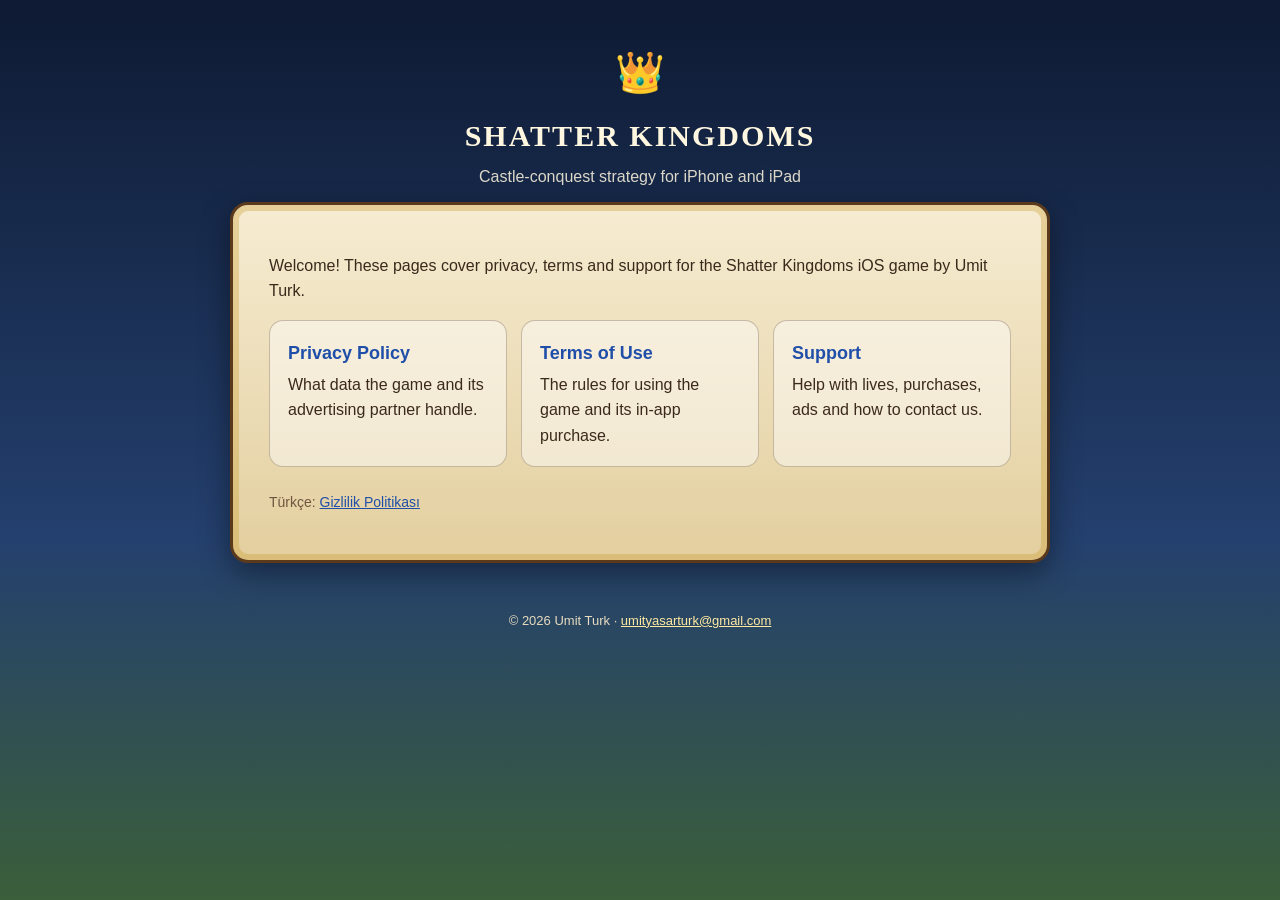
<file: index.html>
<!DOCTYPE html>
<html lang="en">
<head>
  <meta charset="utf-8">
  <meta name="viewport" content="width=device-width, initial-scale=1">
  <title>Shatter Kingdoms — Legal &amp; Support</title>
  <link rel="stylesheet" href="style.css">
</head>
<body>
  <header>
    <div class="crown">👑</div>
    <h1>SHATTER KINGDOMS</h1>
    <p>Castle-conquest strategy for iPhone and iPad</p>
  </header>
  <main>
    <p>Welcome! These pages cover privacy, terms and support for the Shatter Kingdoms iOS game by Umit Turk.</p>
    <div class="cards">
      <a class="card" href="privacy-policy.html"><strong>Privacy Policy</strong>What data the game and its advertising partner handle.</a>
      <a class="card" href="terms.html"><strong>Terms of Use</strong>The rules for using the game and its in-app purchase.</a>
      <a class="card" href="support.html"><strong>Support</strong>Help with lives, purchases, ads and how to contact us.</a>
    </div>
    <p class="meta" style="margin-top:24px">Türkçe: <a href="privacy-policy-tr.html">Gizlilik Politikası</a></p>
  </main>
  <footer>© 2026 Umit Turk · <a href="mailto:umityasarturk@gmail.com" style="color:#ffe9a3">umityasarturk@gmail.com</a></footer>
</body>
</html>
</file>
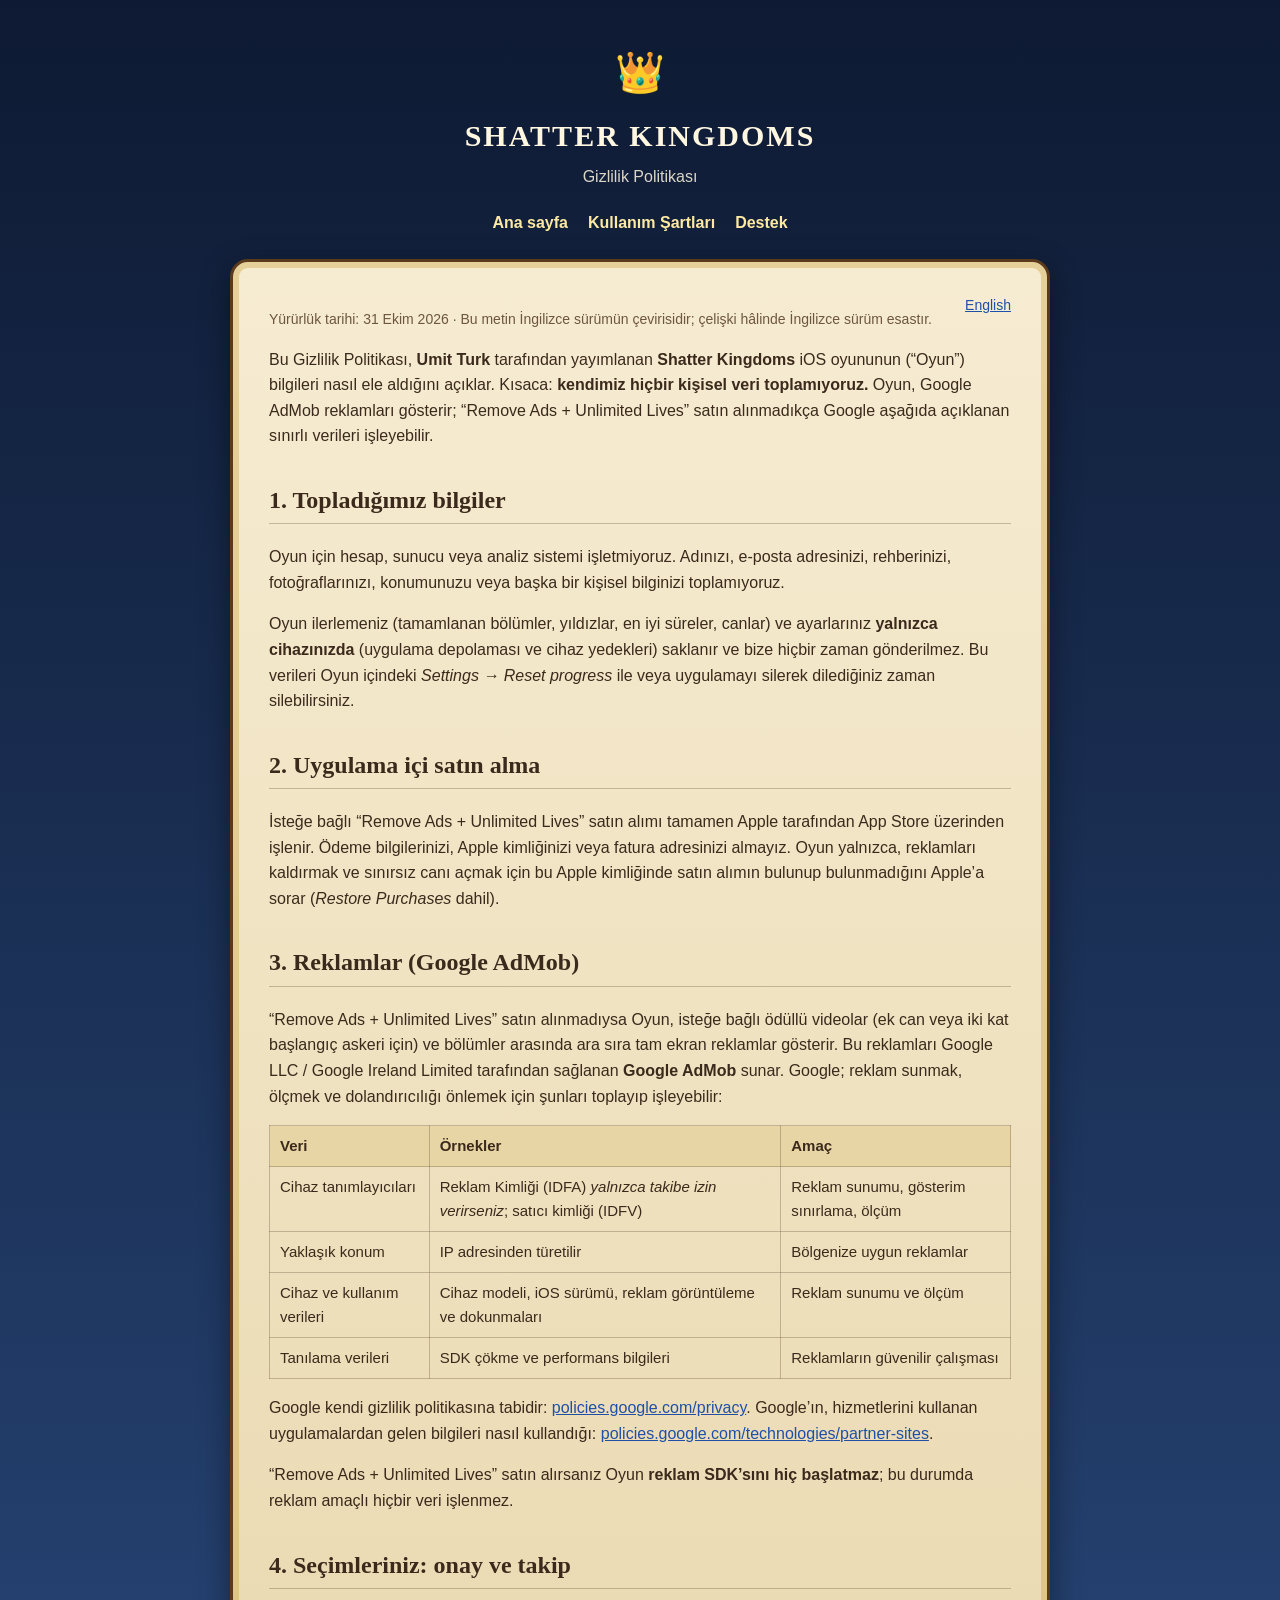
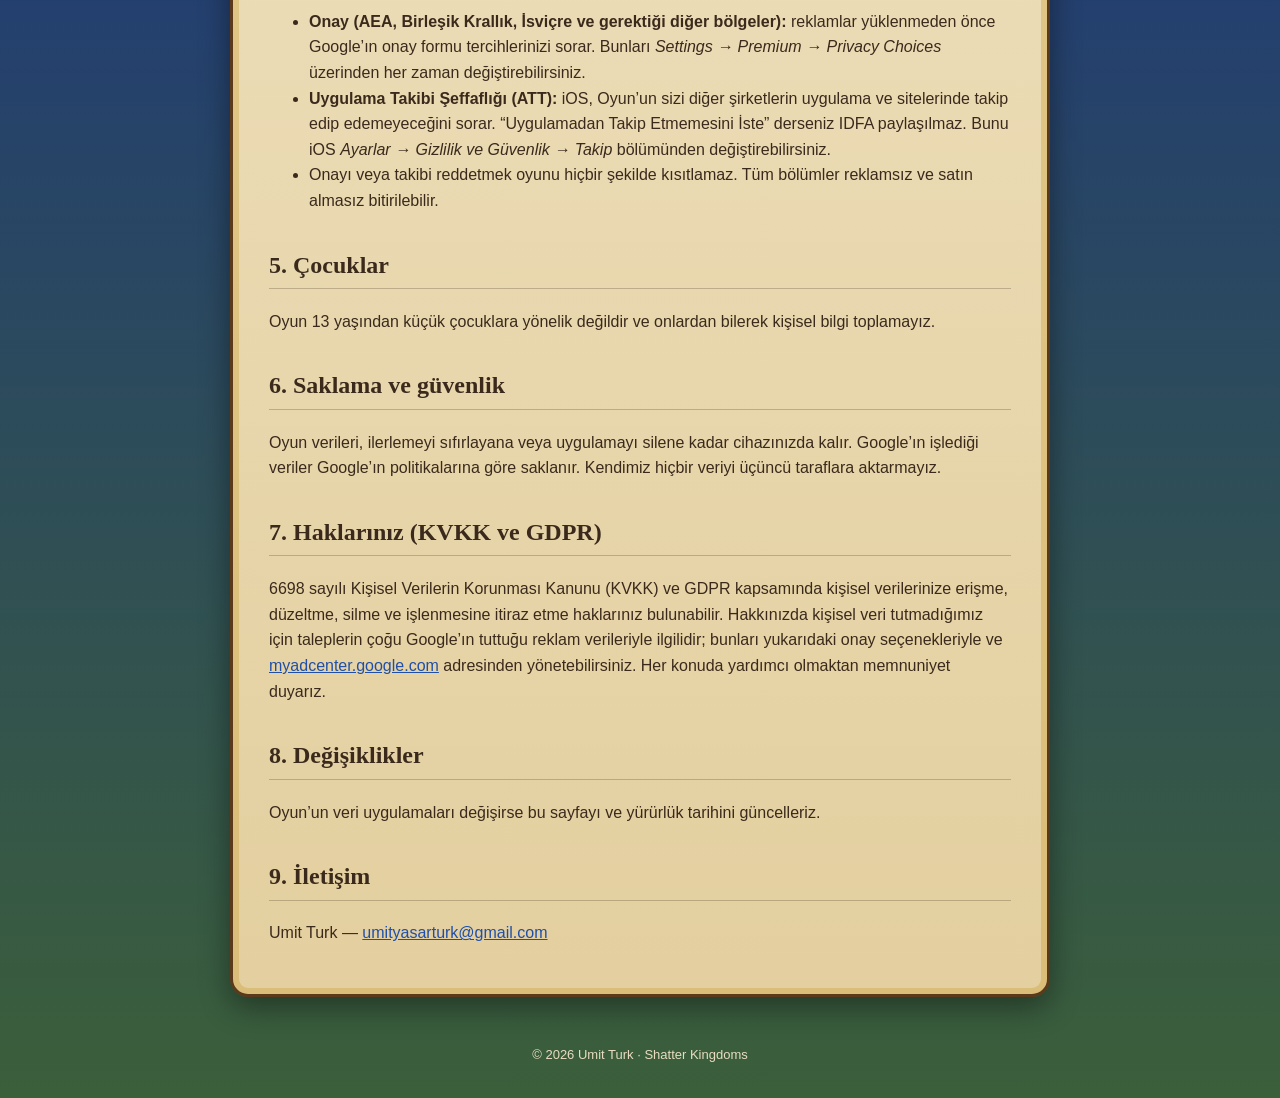
<file: privacy-policy-tr.html>
<!DOCTYPE html>
<html lang="tr">
<head>
  <meta charset="utf-8">
  <meta name="viewport" content="width=device-width, initial-scale=1">
  <title>Gizlilik Politikası — Shatter Kingdoms</title>
  <link rel="stylesheet" href="style.css">
</head>
<body>
  <header>
    <div class="crown">👑</div>
    <h1>SHATTER KINGDOMS</h1>
    <p>Gizlilik Politikası</p>
  </header>
  <nav><a href="index.html">Ana sayfa</a><a href="terms.html">Kullanım Şartları</a><a href="support.html">Destek</a></nav>
  <main>
    <span class="lang"><a href="privacy-policy.html">English</a></span>
    <p class="meta">Yürürlük tarihi: 31 Ekim 2026 · Bu metin İngilizce sürümün çevirisidir; çelişki hâlinde İngilizce sürüm esastır.</p>

    <p>Bu Gizlilik Politikası, <strong>Umit Turk</strong> tarafından yayımlanan <strong>Shatter Kingdoms</strong> iOS oyununun
      (“Oyun”) bilgileri nasıl ele aldığını açıklar. Kısaca: <strong>kendimiz hiçbir kişisel veri toplamıyoruz.</strong>
      Oyun, Google AdMob reklamları gösterir; “Remove Ads + Unlimited Lives” satın alınmadıkça Google aşağıda açıklanan
      sınırlı verileri işleyebilir.</p>

    <h2>1. Topladığımız bilgiler</h2>
    <p>Oyun için hesap, sunucu veya analiz sistemi işletmiyoruz. Adınızı, e-posta adresinizi, rehberinizi, fotoğraflarınızı,
      konumunuzu veya başka bir kişisel bilginizi toplamıyoruz.</p>
    <p>Oyun ilerlemeniz (tamamlanan bölümler, yıldızlar, en iyi süreler, canlar) ve ayarlarınız <strong>yalnızca
      cihazınızda</strong> (uygulama depolaması ve cihaz yedekleri) saklanır ve bize hiçbir zaman gönderilmez. Bu verileri
      Oyun içindeki <em>Settings → Reset progress</em> ile veya uygulamayı silerek dilediğiniz zaman silebilirsiniz.</p>

    <h2>2. Uygulama içi satın alma</h2>
    <p>İsteğe bağlı “Remove Ads + Unlimited Lives” satın alımı tamamen Apple tarafından App Store üzerinden işlenir. Ödeme
      bilgilerinizi, Apple kimliğinizi veya fatura adresinizi almayız. Oyun yalnızca, reklamları kaldırmak ve sınırsız canı
      açmak için bu Apple kimliğinde satın alımın bulunup bulunmadığını Apple’a sorar (<em>Restore Purchases</em> dahil).</p>

    <h2>3. Reklamlar (Google AdMob)</h2>
    <p>“Remove Ads + Unlimited Lives” satın alınmadıysa Oyun, isteğe bağlı ödüllü videolar (ek can veya iki kat başlangıç
      askeri için) ve bölümler arasında ara sıra tam ekran reklamlar gösterir. Bu reklamları Google LLC / Google Ireland
      Limited tarafından sağlanan <strong>Google AdMob</strong> sunar. Google; reklam sunmak, ölçmek ve dolandırıcılığı önlemek
      için şunları toplayıp işleyebilir:</p>
    <table>
      <tr><th>Veri</th><th>Örnekler</th><th>Amaç</th></tr>
      <tr><td>Cihaz tanımlayıcıları</td><td>Reklam Kimliği (IDFA) <em>yalnızca takibe izin verirseniz</em>; satıcı kimliği (IDFV)</td><td>Reklam sunumu, gösterim sınırlama, ölçüm</td></tr>
      <tr><td>Yaklaşık konum</td><td>IP adresinden türetilir</td><td>Bölgenize uygun reklamlar</td></tr>
      <tr><td>Cihaz ve kullanım verileri</td><td>Cihaz modeli, iOS sürümü, reklam görüntüleme ve dokunmaları</td><td>Reklam sunumu ve ölçüm</td></tr>
      <tr><td>Tanılama verileri</td><td>SDK çökme ve performans bilgileri</td><td>Reklamların güvenilir çalışması</td></tr>
    </table>
    <p>Google kendi gizlilik politikasına tabidir: <a href="https://policies.google.com/privacy?hl=tr">policies.google.com/privacy</a>.
      Google’ın, hizmetlerini kullanan uygulamalardan gelen bilgileri nasıl kullandığı:
      <a href="https://policies.google.com/technologies/partner-sites?hl=tr">policies.google.com/technologies/partner-sites</a>.</p>
    <p>“Remove Ads + Unlimited Lives” satın alırsanız Oyun <strong>reklam SDK’sını hiç başlatmaz</strong>; bu durumda reklam
      amaçlı hiçbir veri işlenmez.</p>

    <h2>4. Seçimleriniz: onay ve takip</h2>
    <ul>
      <li><strong>Onay (AEA, Birleşik Krallık, İsviçre ve gerektiği diğer bölgeler):</strong> reklamlar yüklenmeden önce
        Google’ın onay formu tercihlerinizi sorar. Bunları <em>Settings → Premium → Privacy Choices</em> üzerinden her zaman
        değiştirebilirsiniz.</li>
      <li><strong>Uygulama Takibi Şeffaflığı (ATT):</strong> iOS, Oyun’un sizi diğer şirketlerin uygulama ve sitelerinde takip
        edip edemeyeceğini sorar. “Uygulamadan Takip Etmemesini İste” derseniz IDFA paylaşılmaz. Bunu iOS
        <em>Ayarlar → Gizlilik ve Güvenlik → Takip</em> bölümünden değiştirebilirsiniz.</li>
      <li>Onayı veya takibi reddetmek oyunu hiçbir şekilde kısıtlamaz. Tüm bölümler reklamsız ve satın almasız bitirilebilir.</li>
    </ul>

    <h2>5. Çocuklar</h2>
    <p>Oyun 13 yaşından küçük çocuklara yönelik değildir ve onlardan bilerek kişisel bilgi toplamayız.</p>

    <h2>6. Saklama ve güvenlik</h2>
    <p>Oyun verileri, ilerlemeyi sıfırlayana veya uygulamayı silene kadar cihazınızda kalır. Google’ın işlediği veriler
      Google’ın politikalarına göre saklanır. Kendimiz hiçbir veriyi üçüncü taraflara aktarmayız.</p>

    <h2>7. Haklarınız (KVKK ve GDPR)</h2>
    <p>6698 sayılı Kişisel Verilerin Korunması Kanunu (KVKK) ve GDPR kapsamında kişisel verilerinize erişme, düzeltme,
      silme ve işlenmesine itiraz etme haklarınız bulunabilir. Hakkınızda kişisel veri tutmadığımız için taleplerin çoğu
      Google’ın tuttuğu reklam verileriyle ilgilidir; bunları yukarıdaki onay seçenekleriyle ve
      <a href="https://myadcenter.google.com">myadcenter.google.com</a> adresinden yönetebilirsiniz. Her konuda yardımcı olmaktan
      memnuniyet duyarız.</p>

    <h2>8. Değişiklikler</h2>
    <p>Oyun’un veri uygulamaları değişirse bu sayfayı ve yürürlük tarihini güncelleriz.</p>

    <h2>9. İletişim</h2>
    <p>Umit Turk — <a href="mailto:umityasarturk@gmail.com">umityasarturk@gmail.com</a></p>
  </main>
  <footer>© 2026 Umit Turk · Shatter Kingdoms</footer>
</body>
</html>
</file>
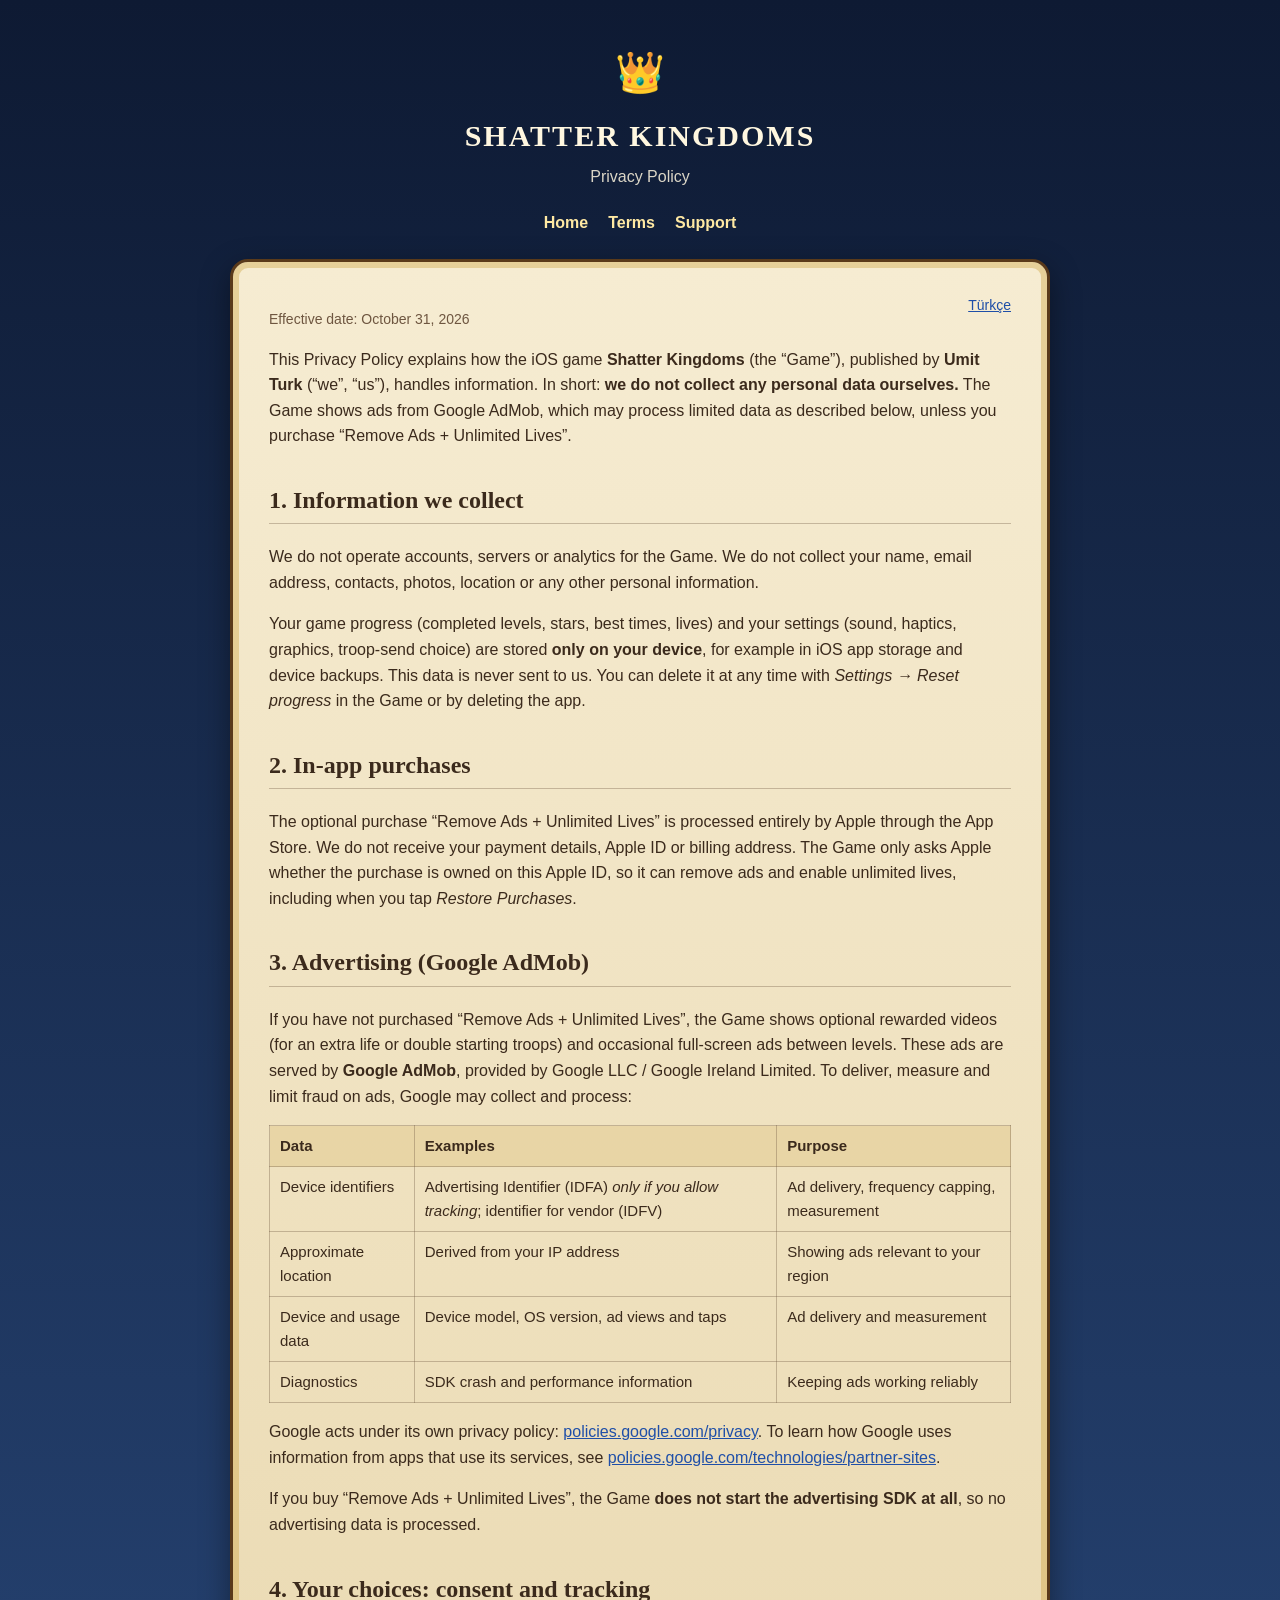
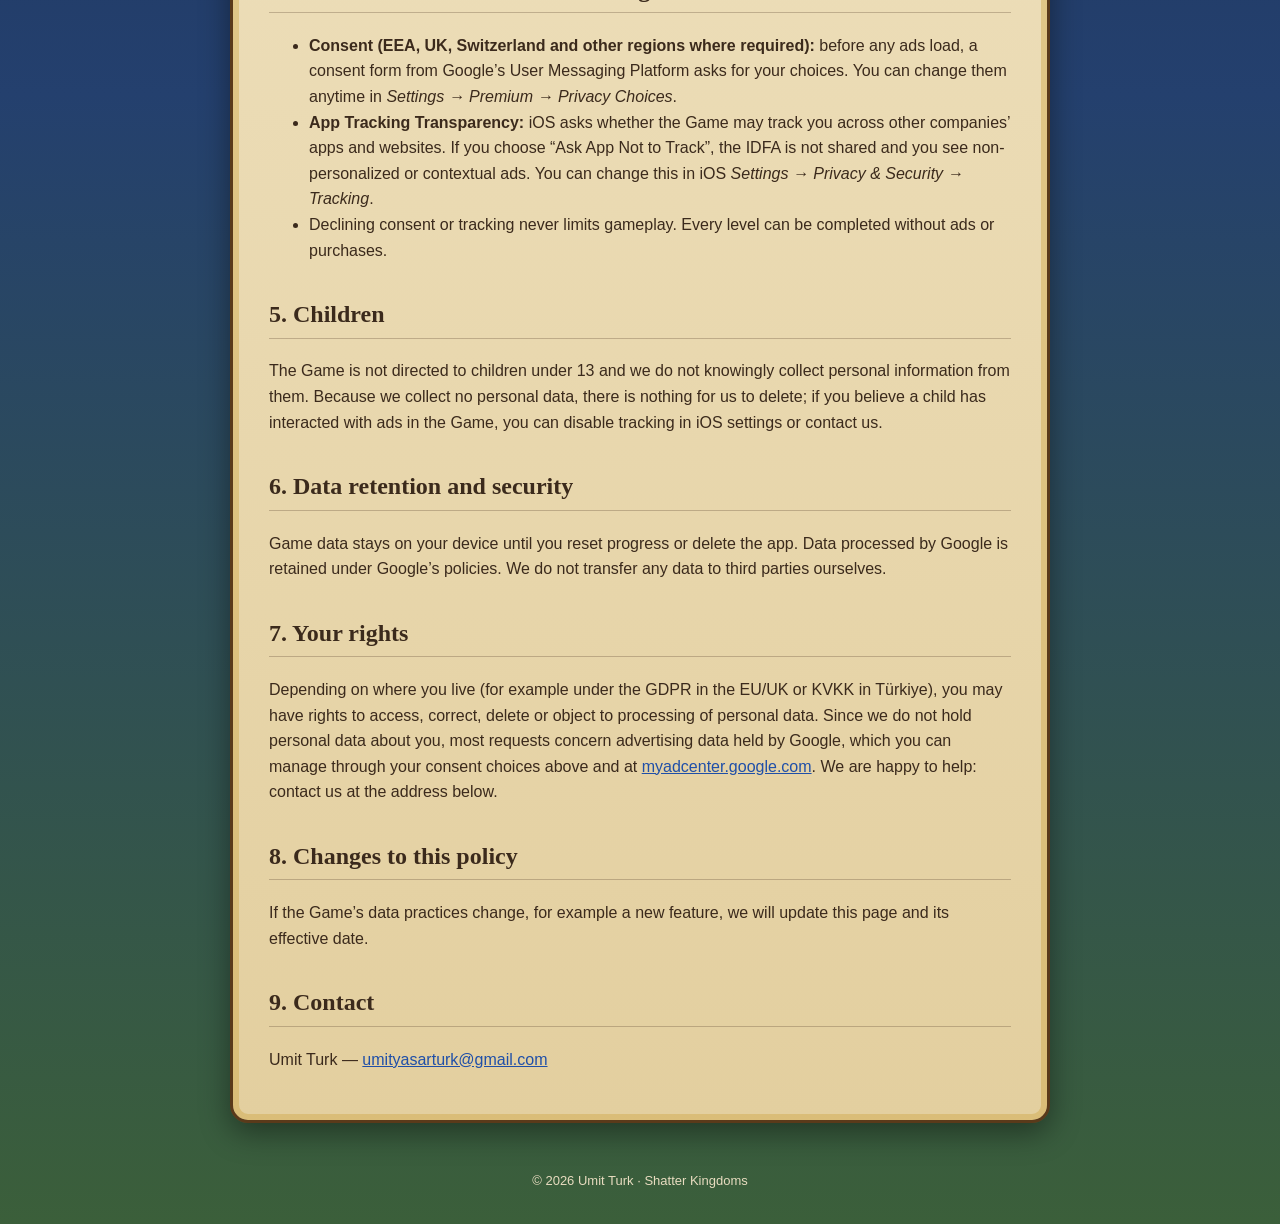
<file: privacy-policy.html>
<!DOCTYPE html>
<html lang="en">
<head>
  <meta charset="utf-8">
  <meta name="viewport" content="width=device-width, initial-scale=1">
  <title>Privacy Policy — Shatter Kingdoms</title>
  <link rel="stylesheet" href="style.css">
</head>
<body>
  <header>
    <div class="crown">👑</div>
    <h1>SHATTER KINGDOMS</h1>
    <p>Privacy Policy</p>
  </header>
  <nav><a href="index.html">Home</a><a href="terms.html">Terms</a><a href="support.html">Support</a></nav>
  <main>
    <span class="lang"><a href="privacy-policy-tr.html">Türkçe</a></span>
    <p class="meta">Effective date: October 31, 2026</p>

    <p>This Privacy Policy explains how the iOS game <strong>Shatter Kingdoms</strong> (the “Game”), published by
      <strong>Umit Turk</strong> (“we”, “us”), handles information. In short: <strong>we do not collect any personal
      data ourselves.</strong> The Game shows ads from Google AdMob, which may process limited data as described below,
      unless you purchase “Remove Ads + Unlimited Lives”.</p>

    <h2>1. Information we collect</h2>
    <p>We do not operate accounts, servers or analytics for the Game. We do not collect your name, email address,
      contacts, photos, location or any other personal information.</p>
    <p>Your game progress (completed levels, stars, best times, lives) and your settings (sound, haptics, graphics,
      troop-send choice) are stored <strong>only on your device</strong>, for example in iOS app storage and device backups.
      This data is never sent to us. You can delete it at any time with <em>Settings → Reset progress</em> in the Game or by
      deleting the app.</p>

    <h2>2. In-app purchases</h2>
    <p>The optional purchase “Remove Ads + Unlimited Lives” is processed entirely by Apple through the App Store. We do not
      receive your payment details, Apple ID or billing address. The Game only asks Apple whether the purchase is owned on
      this Apple ID, so it can remove ads and enable unlimited lives, including when you tap <em>Restore Purchases</em>.</p>

    <h2>3. Advertising (Google AdMob)</h2>
    <p>If you have not purchased “Remove Ads + Unlimited Lives”, the Game shows optional rewarded videos (for an extra life or
      double starting troops) and occasional full-screen ads between levels. These ads are served by
      <strong>Google AdMob</strong>, provided by Google LLC / Google Ireland Limited. To deliver, measure and limit fraud on
      ads, Google may collect and process:</p>
    <table>
      <tr><th>Data</th><th>Examples</th><th>Purpose</th></tr>
      <tr><td>Device identifiers</td><td>Advertising Identifier (IDFA) <em>only if you allow tracking</em>; identifier for vendor (IDFV)</td><td>Ad delivery, frequency capping, measurement</td></tr>
      <tr><td>Approximate location</td><td>Derived from your IP address</td><td>Showing ads relevant to your region</td></tr>
      <tr><td>Device and usage data</td><td>Device model, OS version, ad views and taps</td><td>Ad delivery and measurement</td></tr>
      <tr><td>Diagnostics</td><td>SDK crash and performance information</td><td>Keeping ads working reliably</td></tr>
    </table>
    <p>Google acts under its own privacy policy: <a href="https://policies.google.com/privacy">policies.google.com/privacy</a>.
      To learn how Google uses information from apps that use its services, see
      <a href="https://policies.google.com/technologies/partner-sites">policies.google.com/technologies/partner-sites</a>.</p>
    <p>If you buy “Remove Ads + Unlimited Lives”, the Game <strong>does not start the advertising SDK at all</strong>, so no
      advertising data is processed.</p>

    <h2>4. Your choices: consent and tracking</h2>
    <ul>
      <li><strong>Consent (EEA, UK, Switzerland and other regions where required):</strong> before any ads load, a consent
        form from Google’s User Messaging Platform asks for your choices. You can change them anytime in
        <em>Settings → Premium → Privacy Choices</em>.</li>
      <li><strong>App Tracking Transparency:</strong> iOS asks whether the Game may track you across other companies’ apps
        and websites. If you choose “Ask App Not to Track”, the IDFA is not shared and you see non-personalized or
        contextual ads. You can change this in iOS <em>Settings → Privacy &amp; Security → Tracking</em>.</li>
      <li>Declining consent or tracking never limits gameplay. Every level can be completed without ads or purchases.</li>
    </ul>

    <h2>5. Children</h2>
    <p>The Game is not directed to children under 13 and we do not knowingly collect personal information from them. Because
      we collect no personal data, there is nothing for us to delete; if you believe a child has interacted with ads in the
      Game, you can disable tracking in iOS settings or contact us.</p>

    <h2>6. Data retention and security</h2>
    <p>Game data stays on your device until you reset progress or delete the app. Data processed by Google is retained under
      Google’s policies. We do not transfer any data to third parties ourselves.</p>

    <h2>7. Your rights</h2>
    <p>Depending on where you live (for example under the GDPR in the EU/UK or KVKK in Türkiye), you may have rights to
      access, correct, delete or object to processing of personal data. Since we do not hold personal data about you, most
      requests concern advertising data held by Google, which you can manage through your consent choices above and at
      <a href="https://myadcenter.google.com">myadcenter.google.com</a>. We are happy to help: contact us at the address below.</p>

    <h2>8. Changes to this policy</h2>
    <p>If the Game’s data practices change, for example a new feature, we will update this page and its effective date.</p>

    <h2>9. Contact</h2>
    <p>Umit Turk — <a href="mailto:umityasarturk@gmail.com">umityasarturk@gmail.com</a></p>
  </main>
  <footer>© 2026 Umit Turk · Shatter Kingdoms</footer>
</body>
</html>
</file>
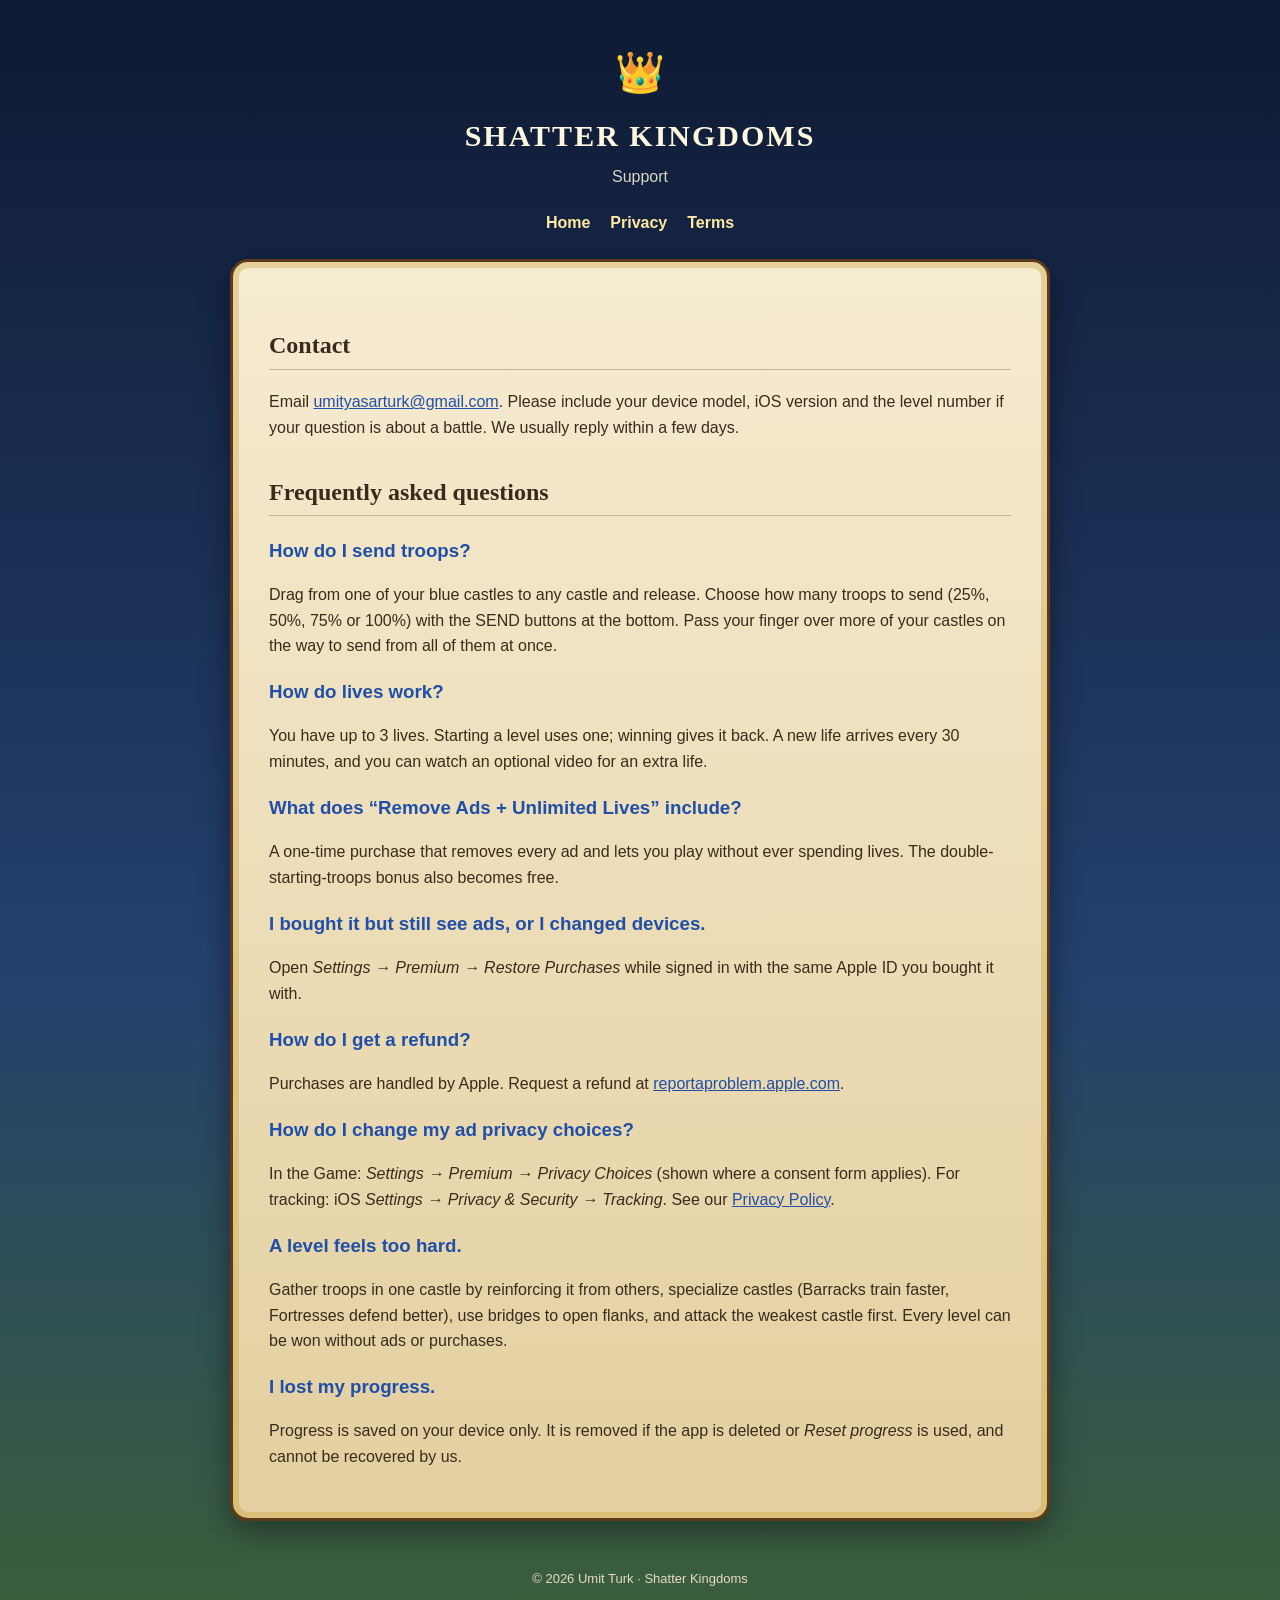
<file: support.html>
<!DOCTYPE html>
<html lang="en">
<head>
  <meta charset="utf-8">
  <meta name="viewport" content="width=device-width, initial-scale=1">
  <title>Support — Shatter Kingdoms</title>
  <link rel="stylesheet" href="style.css">
</head>
<body>
  <header>
    <div class="crown">👑</div>
    <h1>SHATTER KINGDOMS</h1>
    <p>Support</p>
  </header>
  <nav><a href="index.html">Home</a><a href="privacy-policy.html">Privacy</a><a href="terms.html">Terms</a></nav>
  <main>
    <h2>Contact</h2>
    <p>Email <a href="mailto:umityasarturk@gmail.com?subject=Shatter%20Kingdoms%20support">umityasarturk@gmail.com</a>.
      Please include your device model, iOS version and the level number if your question is about a battle. We usually
      reply within a few days.</p>

    <h2>Frequently asked questions</h2>

    <h3>How do I send troops?</h3>
    <p>Drag from one of your blue castles to any castle and release. Choose how many troops to send (25%, 50%, 75% or 100%)
      with the SEND buttons at the bottom. Pass your finger over more of your castles on the way to send from all of them at once.</p>

    <h3>How do lives work?</h3>
    <p>You have up to 3 lives. Starting a level uses one; winning gives it back. A new life arrives every 30 minutes, and you
      can watch an optional video for an extra life.</p>

    <h3>What does “Remove Ads + Unlimited Lives” include?</h3>
    <p>A one-time purchase that removes every ad and lets you play without ever spending lives. The double-starting-troops
      bonus also becomes free.</p>

    <h3>I bought it but still see ads, or I changed devices.</h3>
    <p>Open <em>Settings → Premium → Restore Purchases</em> while signed in with the same Apple ID you bought it with.</p>

    <h3>How do I get a refund?</h3>
    <p>Purchases are handled by Apple. Request a refund at
      <a href="https://reportaproblem.apple.com">reportaproblem.apple.com</a>.</p>

    <h3>How do I change my ad privacy choices?</h3>
    <p>In the Game: <em>Settings → Premium → Privacy Choices</em> (shown where a consent form applies). For tracking:
      iOS <em>Settings → Privacy &amp; Security → Tracking</em>. See our <a href="privacy-policy.html">Privacy Policy</a>.</p>

    <h3>A level feels too hard.</h3>
    <p>Gather troops in one castle by reinforcing it from others, specialize castles (Barracks train faster, Fortresses
      defend better), use bridges to open flanks, and attack the weakest castle first. Every level can be won without ads or purchases.</p>

    <h3>I lost my progress.</h3>
    <p>Progress is saved on your device only. It is removed if the app is deleted or <em>Reset progress</em> is used, and
      cannot be recovered by us.</p>
  </main>
  <footer>© 2026 Umit Turk · Shatter Kingdoms</footer>
</body>
</html>
</file>
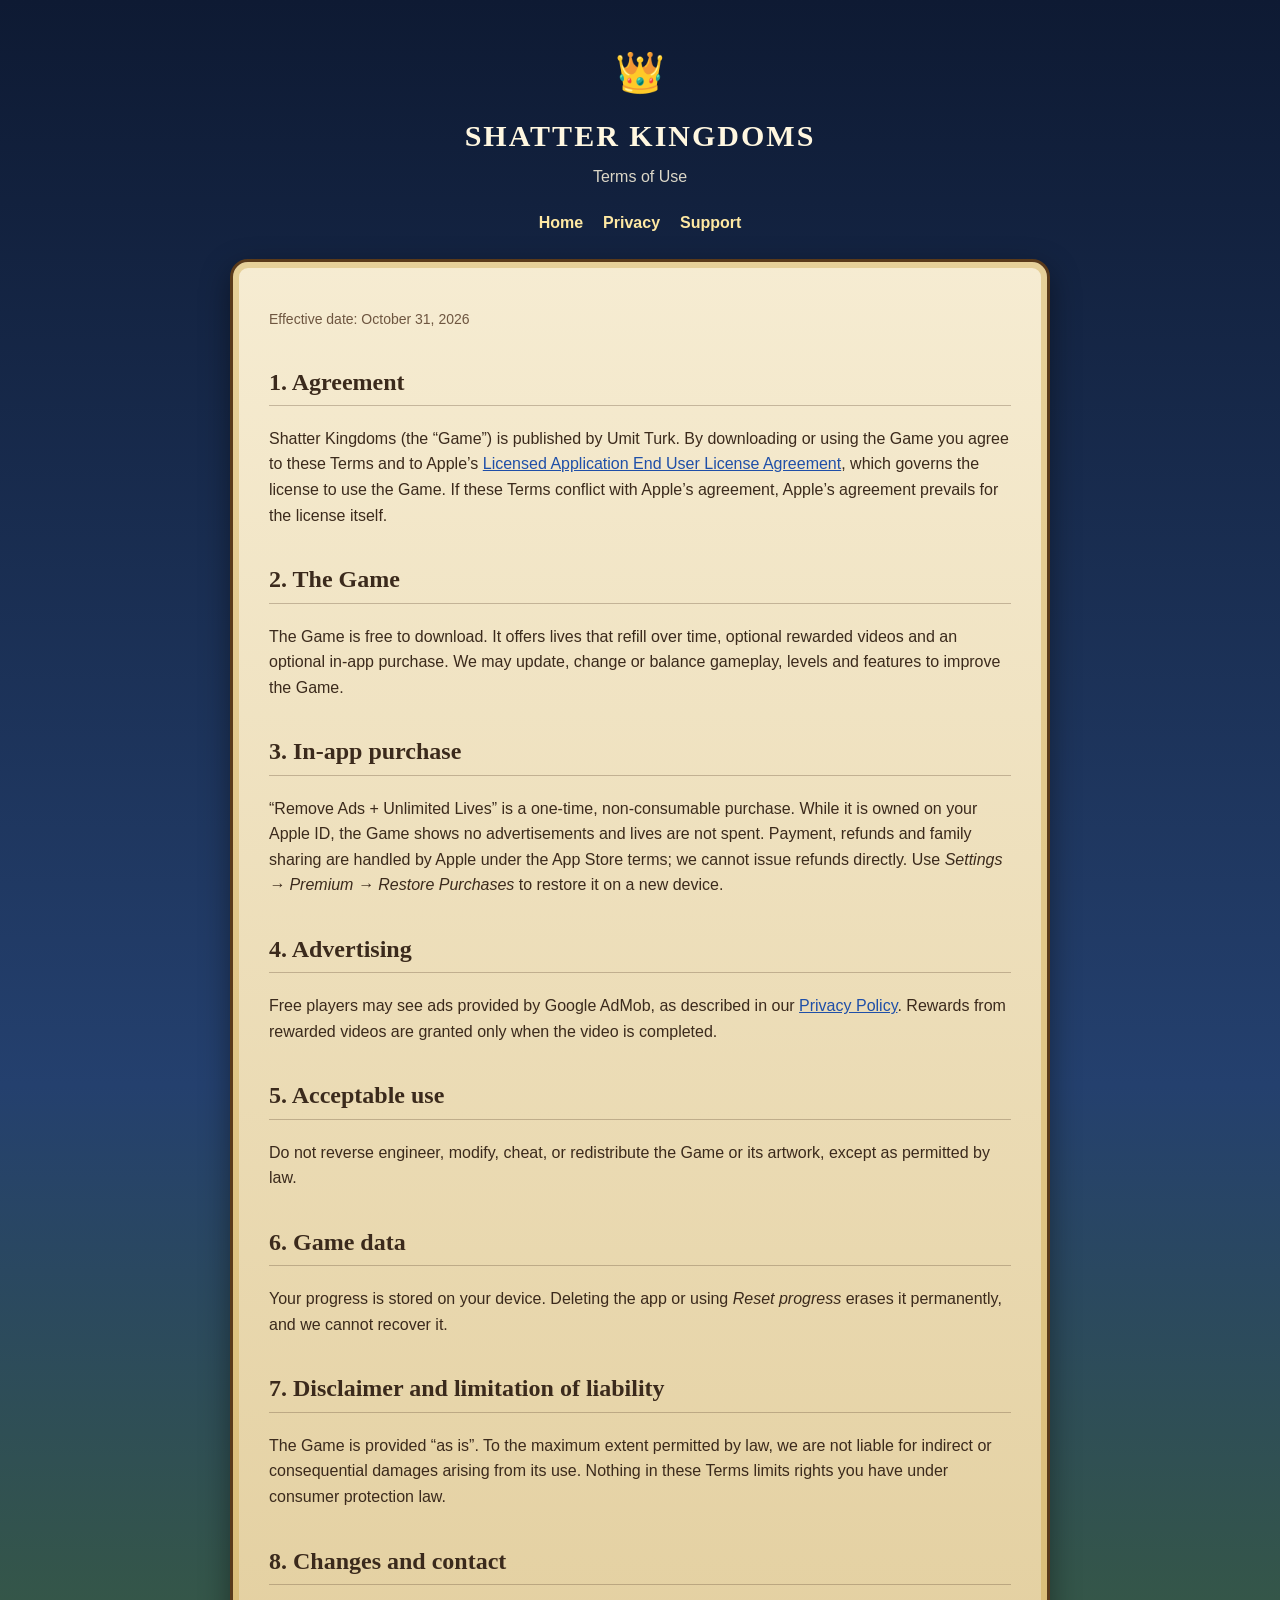
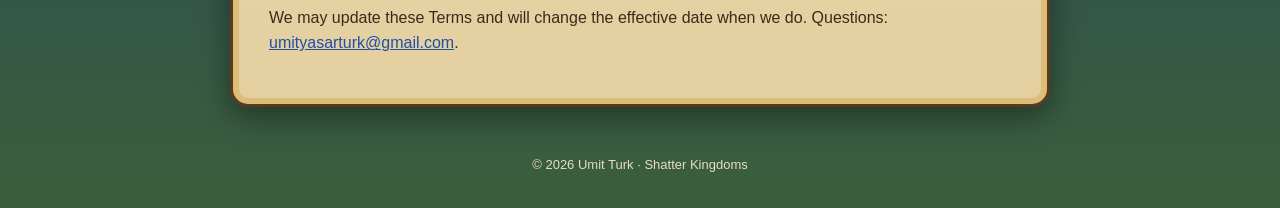
<file: terms.html>
<!DOCTYPE html>
<html lang="en">
<head>
  <meta charset="utf-8">
  <meta name="viewport" content="width=device-width, initial-scale=1">
  <title>Terms of Use — Shatter Kingdoms</title>
  <link rel="stylesheet" href="style.css">
</head>
<body>
  <header>
    <div class="crown">👑</div>
    <h1>SHATTER KINGDOMS</h1>
    <p>Terms of Use</p>
  </header>
  <nav><a href="index.html">Home</a><a href="privacy-policy.html">Privacy</a><a href="support.html">Support</a></nav>
  <main>
    <p class="meta">Effective date: October 31, 2026</p>

    <h2>1. Agreement</h2>
    <p>Shatter Kingdoms (the “Game”) is published by Umit Turk. By downloading or using the Game you agree to these Terms and
      to Apple’s <a href="https://www.apple.com/legal/internet-services/itunes/dev/stdeula/">Licensed Application End User
      License Agreement</a>, which governs the license to use the Game. If these Terms conflict with Apple’s agreement,
      Apple’s agreement prevails for the license itself.</p>

    <h2>2. The Game</h2>
    <p>The Game is free to download. It offers lives that refill over time, optional rewarded videos and an optional
      in-app purchase. We may update, change or balance gameplay, levels and features to improve the Game.</p>

    <h2>3. In-app purchase</h2>
    <p>“Remove Ads + Unlimited Lives” is a one-time, non-consumable purchase. While it is owned on your Apple ID, the Game
      shows no advertisements and lives are not spent. Payment, refunds and family sharing are handled by Apple under the
      App Store terms; we cannot issue refunds directly. Use <em>Settings → Premium → Restore Purchases</em> to restore it on
      a new device.</p>

    <h2>4. Advertising</h2>
    <p>Free players may see ads provided by Google AdMob, as described in our <a href="privacy-policy.html">Privacy Policy</a>.
      Rewards from rewarded videos are granted only when the video is completed.</p>

    <h2>5. Acceptable use</h2>
    <p>Do not reverse engineer, modify, cheat, or redistribute the Game or its artwork, except as permitted by law.</p>

    <h2>6. Game data</h2>
    <p>Your progress is stored on your device. Deleting the app or using <em>Reset progress</em> erases it permanently, and
      we cannot recover it.</p>

    <h2>7. Disclaimer and limitation of liability</h2>
    <p>The Game is provided “as is”. To the maximum extent permitted by law, we are not liable for indirect or consequential
      damages arising from its use. Nothing in these Terms limits rights you have under consumer protection law.</p>

    <h2>8. Changes and contact</h2>
    <p>We may update these Terms and will change the effective date when we do. Questions:
      <a href="mailto:umityasarturk@gmail.com">umityasarturk@gmail.com</a>.</p>
  </main>
  <footer>© 2026 Umit Turk · Shatter Kingdoms</footer>
</body>
</html>
</file>
<file: style.css>
:root {
  --ink: #3b2a1c;
  --ink-soft: #6e5640;
  --parchment: #f6ecd2;
  --parchment-dark: #e3cf9f;
  --gold: #c99a2e;
  --royal: #1f4fa8;
  --night: #0e1a33;
}
* { box-sizing: border-box; }
body {
  margin: 0;
  font-family: -apple-system, BlinkMacSystemFont, "Segoe UI", Roboto, Helvetica, Arial, sans-serif;
  line-height: 1.6;
  color: var(--ink);
  background: linear-gradient(180deg, var(--night), #24406e 60%, #3b5f3a);
  min-height: 100vh;
}
header { text-align: center; padding: 40px 16px 12px; color: #fff7e0; }
header .crown { font-size: 40px; }
header h1 { font-family: Georgia, "Times New Roman", serif; letter-spacing: 2px; margin: 8px 0 4px; font-size: 30px; }
header p { margin: 0; opacity: .85; }
nav { text-align: center; margin: 8px 0 24px; }
nav a { color: #ffe9a3; margin: 0 10px; text-decoration: none; font-weight: 600; }
nav a:hover { text-decoration: underline; }
main {
  max-width: 820px; margin: 0 auto 48px; padding: 32px 36px;
  background: linear-gradient(180deg, var(--parchment), var(--parchment-dark));
  border: 3px solid #5a3a1a; border-radius: 18px;
  box-shadow: 0 10px 30px rgba(0,0,0,.4), inset 0 0 0 6px rgba(201,154,46,.35);
}
h2 { font-family: Georgia, "Times New Roman", serif; color: var(--ink); border-bottom: 1px solid rgba(110,86,64,.35); padding-bottom: 4px; margin-top: 32px; }
h3 { color: var(--royal); margin-bottom: 4px; }
a { color: var(--royal); }
.meta { color: var(--ink-soft); font-size: 14px; }
.lang { float: right; font-size: 14px; }
table { width: 100%; border-collapse: collapse; margin: 12px 0; font-size: 15px; }
th, td { border: 1px solid rgba(110,86,64,.35); padding: 8px 10px; text-align: left; vertical-align: top; }
th { background: rgba(201,154,46,.18); }
.cards { display: grid; grid-template-columns: repeat(auto-fit, minmax(220px, 1fr)); gap: 14px; margin-top: 16px; }
.card { display: block; padding: 18px; border-radius: 14px; background: rgba(255,255,255,.45); border: 1px solid rgba(110,86,64,.35); text-decoration: none; color: var(--ink); }
.card strong { display: block; font-size: 18px; color: var(--royal); margin-bottom: 4px; }
footer { text-align: center; color: #e8dcc0; font-size: 13px; padding-bottom: 32px; }
@media (max-width: 600px) { main { margin: 0 10px 32px; padding: 22px 18px; } }
</file>
